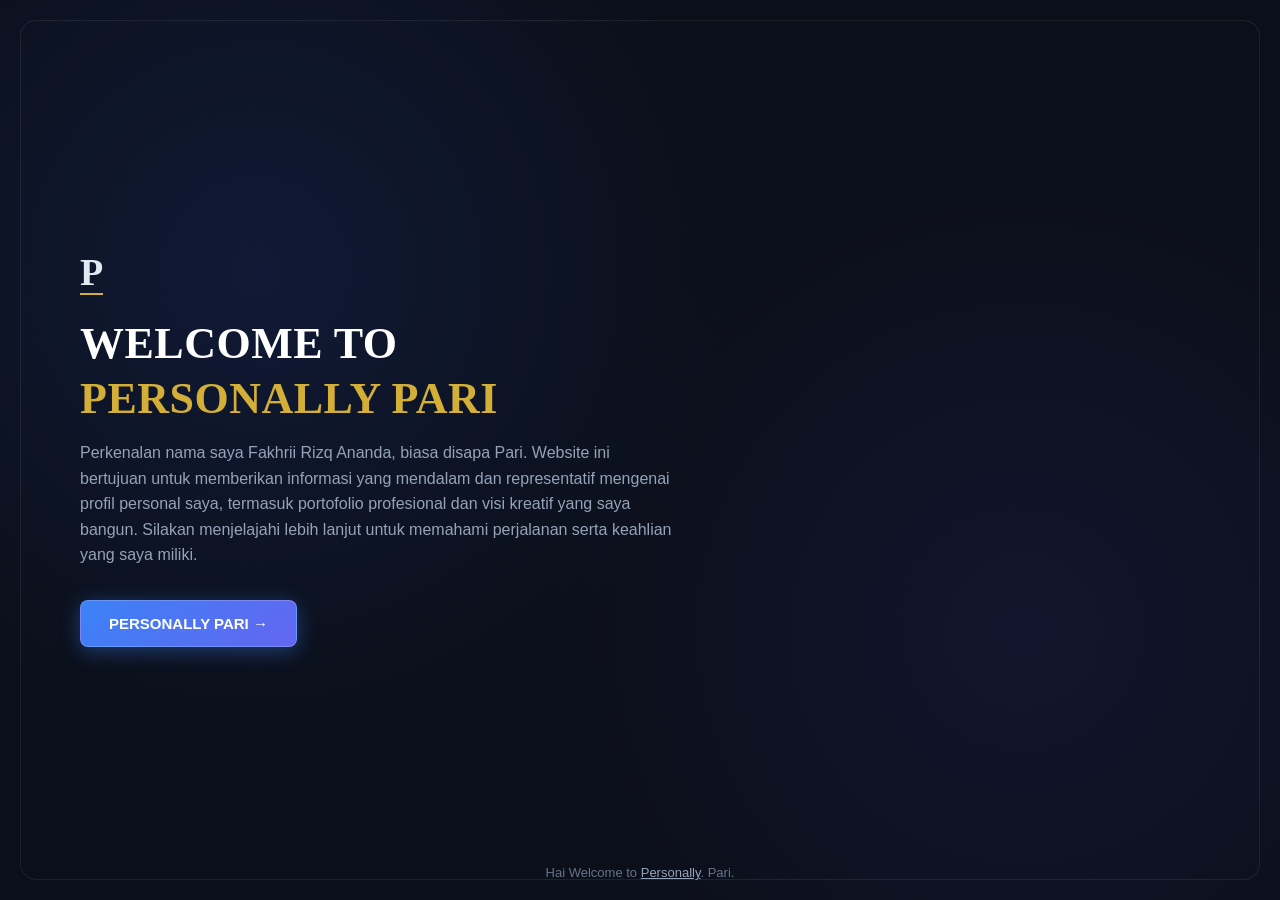
<file: index.html>
<!DOCTYPE html>
<html lang="id">
<head>
    <meta charset="UTF-8">
    <meta name="viewport" content="width=device-width, initial-scale=1.0">
    <title>Personally Pari</title>
    <link rel="stylesheet" href="css/style.css">
</head>
<body>

    <div class="bg-decor"></div>

    <div class="container">
        <div class="logo-area">
            <div class="logo-icon">P</div>
        </div>

        <h1>
            Welcome to
            <span>Personally Pari</span>
        </h1>

        <p>
            Perkenalan nama saya Fakhrii Rizq Ananda, biasa disapa Pari. Website ini bertujuan untuk memberikan informasi yang mendalam dan representatif mengenai profil personal saya, termasuk portofolio profesional dan visi kreatif yang saya bangun. Silakan menjelajahi lebih lanjut untuk memahami perjalanan serta keahlian yang saya miliki.
        </p>

        <a href="halaman2.html" class="btn">
            PERSONALLY PARI &rarr;
        </a>
    </div>

    <footer>
        Hai Welcome to <span>Personally</span>. Pari.
    </footer>

</body>
</html>
</file>
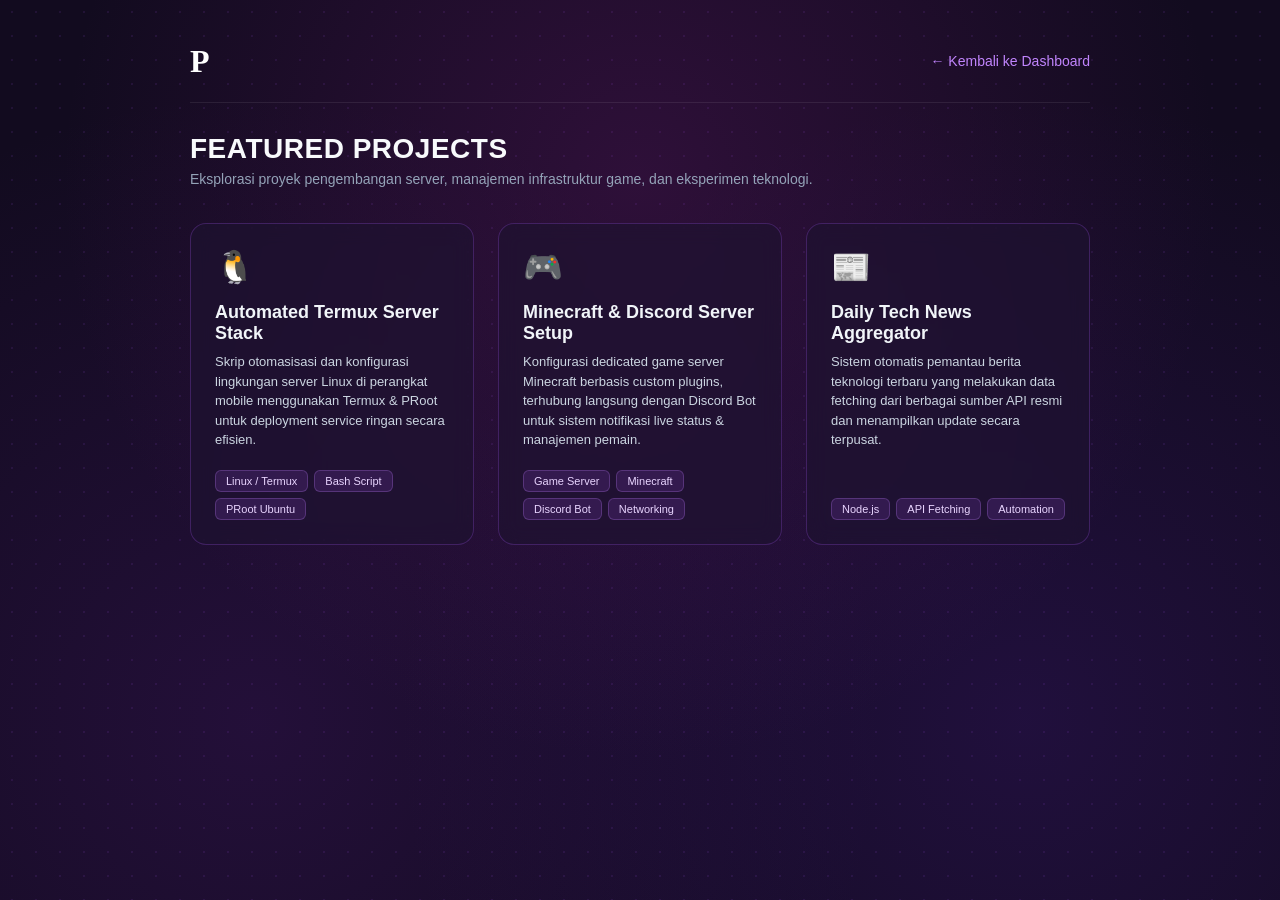
<file: projects.html>
<!DOCTYPE html>
<html lang="id">
<head>
    <meta charset="UTF-8">
    <meta name="viewport" content="width=device-width, initial-scale=1.0">
    <title>Personally Pari - Featured Projects</title>
    <style>
        * {
            margin: 0;
            padding: 0;
            box-sizing: border-box;
        }

        body {
            background-color: #120b1f;
            background-image: 
                radial-gradient(circle at 50% 20%, rgba(112, 26, 117, 0.3) 0%, transparent 60%),
                radial-gradient(circle at 80% 80%, rgba(76, 29, 149, 0.25) 0%, transparent 50%),
                radial-gradient(circle at 20% 80%, rgba(88, 28, 135, 0.25) 0%, transparent 50%);
            font-family: 'Segoe UI', Tahoma, Geneva, Verdana, sans-serif;
            color: #ffffff;
            min-height: 100vh;
            display: flex;
            flex-direction: column;
            align-items: center;
            padding: 30px 20px;
            position: relative;
            overflow-x: hidden;
        }

        /* Background Motif Halus */
        body::before {
            content: "";
            position: absolute;
            top: 0;
            left: 0;
            width: 100%;
            height: 100%;
            background-image: radial-gradient(rgba(168, 85, 247, 0.1) 1px, transparent 1px);
            background-size: 24px 24px;
            pointer-events: none;
            z-index: 0;
        }

        .main-wrapper {
            width: 100%;
            max-width: 900px;
            z-index: 2;
        }

        /* NAVBAR */
        .navbar {
            width: 100%;
            display: flex;
            justify-content: space-between;
            align-items: center;
            padding: 15px 0 25px 0;
            border-bottom: 1px solid rgba(255, 255, 255, 0.08);
            margin-bottom: 30px;
        }

        .nav-brand {
            font-family: 'Times New Roman', Times, serif;
            font-size: 32px;
            font-weight: bold;
            color: #ffffff;
            text-decoration: none;
            line-height: 1;
            transition: color 0.3s ease;
        }

        .nav-brand:hover {
            color: #c084fc;
        }

        .back-btn {
            display: inline-flex;
            align-items: center;
            gap: 8px;
            color: #c084fc;
            text-decoration: none;
            font-size: 14px;
            font-weight: 500;
            transition: transform 0.2s ease, color 0.2s ease;
        }

        .back-btn:hover {
            color: #e9d5ff;
            transform: translateX(-4px);
        }

        /* HEADER JUDUL */
        .section-header {
            margin-bottom: 36px;
        }

        .section-header h1 {
            font-size: 28px;
            font-weight: 700;
            color: #f8fafc;
            letter-spacing: 0.5px;
        }

        .section-header p {
            font-size: 14px;
            color: #94a3b8;
            margin-top: 6px;
        }

        /* GRID PROYEK */
        .projects-grid {
            display: grid;
            grid-template-columns: repeat(auto-fit, minmax(280px, 1fr));
            gap: 24px;
        }

        .project-card {
            background: rgba(30, 19, 48, 0.65);
            border: 1px solid rgba(168, 85, 247, 0.25);
            border-radius: 16px;
            padding: 24px;
            backdrop-filter: blur(10px);
            transition: all 0.3s cubic-bezier(0.4, 0, 0.2, 1);
            display: flex;
            flex-direction: column;
            justify-content: space-between;
        }

        .project-card:hover {
            transform: translateY(-6px);
            border-color: rgba(192, 132, 252, 0.6);
            box-shadow: 0 12px 30px rgba(147, 51, 234, 0.25);
            background: rgba(45, 27, 72, 0.85);
        }

        .project-icon {
            font-size: 32px;
            margin-bottom: 16px;
        }

        .project-title {
            font-size: 18px;
            font-weight: 600;
            color: #f1f5f9;
            margin-bottom: 8px;
        }

        .project-desc {
            font-size: 13px;
            color: #cbd5e1;
            line-height: 1.5;
            margin-bottom: 20px;
        }

        /* TECH BADGES */
        .tech-stack {
            display: flex;
            flex-wrap: wrap;
            gap: 6px;
        }

        .badge {
            background: rgba(168, 85, 247, 0.15);
            border: 1px solid rgba(192, 132, 252, 0.25);
            color: #e9d5ff;
            padding: 4px 10px;
            border-radius: 6px;
            font-size: 11px;
            font-weight: 500;
        }

        footer {
            margin-top: auto;
            padding-top: 50px;
            padding-bottom: 10px;
            text-align: center;
            font-size: 13px;
            color: #64748b;
            z-index: 2;
        }

        footer span {
            color: #cbd5e1;
            text-decoration: underline;
        }
    </style>
</head>
<body>

    <div class="main-wrapper">
        <!-- NAVBAR -->
        <nav class="navbar">
            <a href="index.html" class="nav-brand">P</a>
            <a href="halaman2.html" class="back-btn">&larr; Kembali ke Dashboard</a>
        </nav>

        <!-- HEADER SECTION -->
        <div class="section-header">
            <h1>FEATURED PROJECTS</h1>
            <p>Eksplorasi proyek pengembangan server, manajemen infrastruktur game, dan eksperimen teknologi.</p>
        </div>

        <!-- GRID DAFTAR PROYEK -->
        <div class="projects-grid">
            
            <!-- PROYEK 1 -->
            <div class="project-card">
                <div>
                    <div class="project-icon">🐧</div>
                    <h2 class="project-title">Automated Termux Server Stack</h2>
                    <p class="project-desc">Skrip otomasisasi dan konfigurasi lingkungan server Linux di perangkat mobile menggunakan Termux & PRoot untuk deployment service ringan secara efisien.</p>
                </div>
                <div class="tech-stack">
                    <span class="badge">Linux / Termux</span>
                    <span class="badge">Bash Script</span>
                    <span class="badge">PRoot Ubuntu</span>
                </div>
            </div>

            <!-- PROYEK 2 -->
            <div class="project-card">
                <div>
                    <div class="project-icon">🎮</div>
                    <h2 class="project-title">Minecraft & Discord Server Setup</h2>
                    <p class="project-desc">Konfigurasi dedicated game server Minecraft berbasis custom plugins, terhubung langsung dengan Discord Bot untuk sistem notifikasi live status & manajemen pemain.</p>
                </div>
                <div class="tech-stack">
                    <span class="badge">Game Server</span>
                    <span class="badge">Minecraft</span>
                    <span class="badge">Discord Bot</span>
                    <span class="badge">Networking</span>
                </div>
            </div>

            <!-- PROYEK 3 -->
            <div class="project-card">
                <div>
                    <div class="project-icon">📰</div>
                    <h2 class="project-title">Daily Tech News Aggregator</h2>
                    <p class="project-desc">Sistem otomatis pemantau berita teknologi terbaru yang melakukan data fetching dari berbagai sumber API resmi dan menampilkan update secara terpusat.</p>
                </div>
                <div class="tech-stack">
                    <span class="badge">Node.js</span>
                    <span class="badge">API Fetching</span>
                    <span class="badge">Automation</span>
                </div>
            </div>

        </div>
    </div>

    <footer>

    </footer>

</body>
</html>
</file>
<file: css/style.css>
* {
    margin: 0;
    padding: 0;
    box-sizing: border-box;
}

body {
    background-color: #0b0f19;
    background-image: 
        radial-gradient(circle at 20% 30%, rgba(30, 58, 138, 0.25) 0%, transparent 40%),
        radial-gradient(circle at 80% 70%, rgba(49, 46, 129, 0.2) 0%, transparent 40%);
    font-family: 'Times New Roman', Times, serif;
    color: #ffffff;
    min-height: 100vh;
    display: flex;
    flex-direction: column;
    justify-content: center;
    align-items: flex-start;
    padding: 40px 80px;
    position: relative;
    overflow: hidden;
}

/* Background Border Decorative */
.bg-decor {
    position: absolute;
    top: 0;
    left: 0;
    width: calc(100% - 40px);
    height: calc(100% - 40px);
    border: 1px solid rgba(255, 255, 255, 0.08);
    margin: 20px;
    border-radius: 16px;
    pointer-events: none;
}

.container {
    max-width: 700px;
    z-index: 2;
}

.logo-area {
    display: flex;
    align-items: center;
    gap: 12px;
    margin-bottom: 24px;
}

.logo-icon {
    font-size: 38px;
    font-weight: bold;
    font-family: 'Times New Roman', Times, serif;
    color: #e2e8f0;
    border-bottom: 2px solid #d4af37;
    padding-bottom: 2px;
    line-height: 1;
}

h1 {
    font-size: 44px;
    font-weight: 700;
    line-height: 1.15;
    letter-spacing: 0.5px;
    text-transform: uppercase;
    margin-bottom: 16px;
}

h1 span {
    color: #d4af37;
    display: block;
    margin-top: 4px;
}

p {
    font-family: 'Segoe UI', Tahoma, Geneva, Verdana, sans-serif;
    font-size: 16px;
    line-height: 1.6;
    color: #94a3b8;
    margin-bottom: 32px;
    max-width: 600px;
}

.btn {
    display: inline-flex;
    align-items: center;
    gap: 10px;
    background: linear-gradient(135deg, #3b82f6 0%, #6366f1 100%);
    color: #ffffff;
    padding: 14px 28px;
    font-family: 'Segoe UI', Tahoma, Geneva, Verdana, sans-serif;
    font-size: 15px;
    font-weight: 600;
    text-decoration: none;
    border-radius: 8px;
    box-shadow: 0 4px 20px rgba(59, 130, 246, 0.4);
    transition: all 0.3s ease;
    border: 1px solid rgba(255, 255, 255, 0.2);
}

.btn:hover {
    transform: translateY(-2px);
    box-shadow: 0 6px 25px rgba(59, 130, 246, 0.6);
}

footer {
    position: absolute;
    bottom: 20px;
    width: 100%;
    text-align: center;
    font-family: 'Segoe UI', Tahoma, Geneva, Verdana, sans-serif;
    font-size: 13px;
    color: #64748b;
    left: 0;
}

footer span {
    color: #94a3b8;
    text-decoration: underline;
}
</file>
